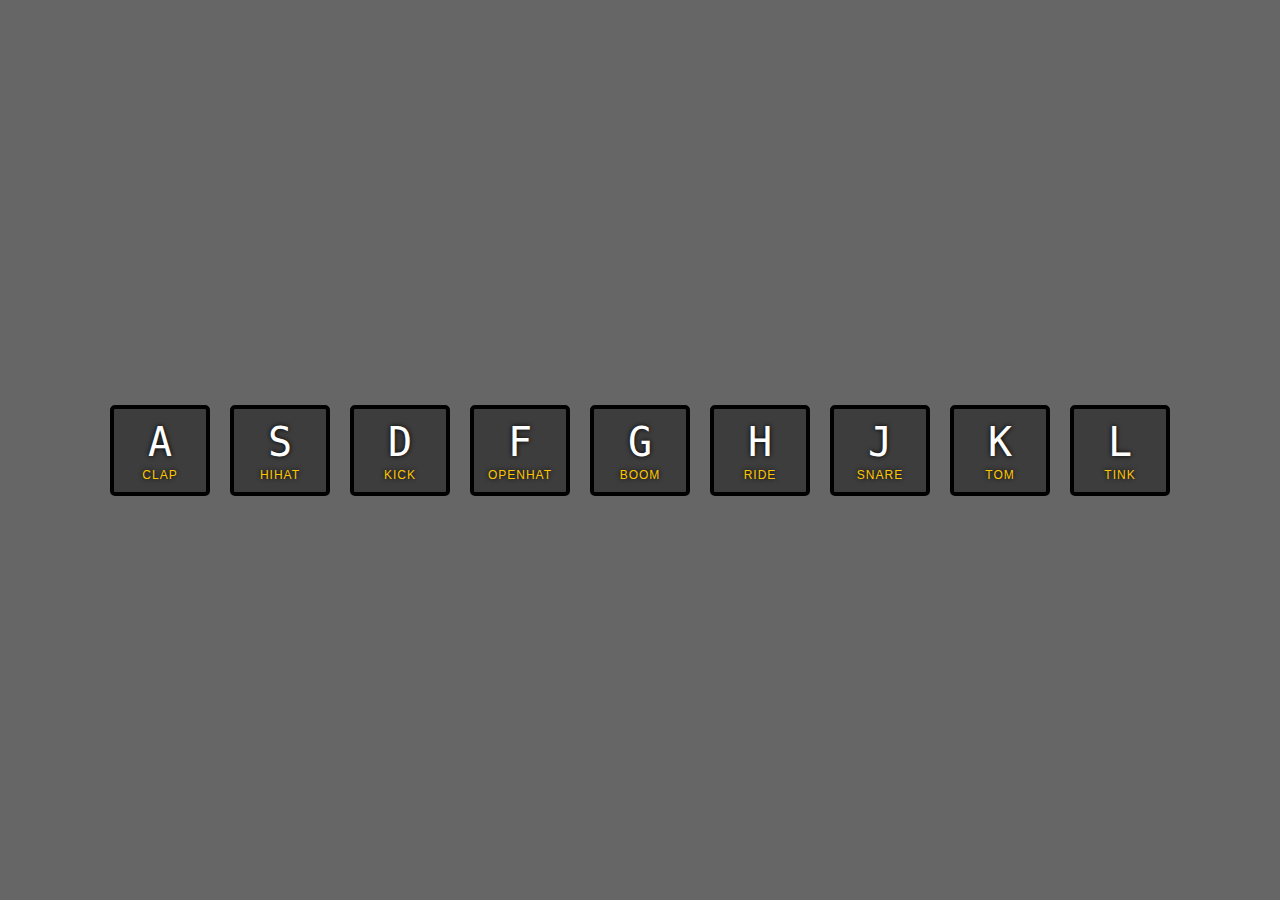
<file: 01 - JavaScript Drum Kit/index.html>
<!DOCTYPE html>
<html lang="en">
  <head>
    <meta charset="UTF-8" />
    <meta http-equiv="X-UA-Compatible" content="IE=edge" />
    <meta name="viewport" content="width=device-width, initial-scale=1.0" />
    <title>JS Drum Kit</title>
    <link rel="stylesheet" href="style.css" />
    <link rel="icon" href="https://fav.farm/🔥" />
    <script defer src="./app.js"></script>
  </head>
  <body>
    <div class="keys">
      <div data-key="65" class="key">
        <kbd>A</kbd>
        <span class="sound">clap</span>
      </div>
      <div data-key="83" class="key">
        <kbd>S</kbd>
        <span class="sound">hihat</span>
      </div>
      <div data-key="68" class="key">
        <kbd>D</kbd>
        <span class="sound">kick</span>
      </div>
      <div data-key="70" class="key">
        <kbd>F</kbd>
        <span class="sound">openhat</span>
      </div>
      <div data-key="71" class="key">
        <kbd>G</kbd>
        <span class="sound">boom</span>
      </div>
      <div data-key="72" class="key">
        <kbd>H</kbd>
        <span class="sound">ride</span>
      </div>
      <div data-key="74" class="key">
        <kbd>J</kbd>
        <span class="sound">snare</span>
      </div>
      <div data-key="75" class="key">
        <kbd>K</kbd>
        <span class="sound">tom</span>
      </div>
      <div data-key="76" class="key">
        <kbd>L</kbd>
        <span class="sound">tink</span>
      </div>
    </div>

    <audio data-key="65" src="sounds/clap.wav"></audio>
    <audio data-key="83" src="sounds/hihat.wav"></audio>
    <audio data-key="68" src="sounds/kick.wav"></audio>
    <audio data-key="70" src="sounds/openhat.wav"></audio>
    <audio data-key="71" src="sounds/boom.wav"></audio>
    <audio data-key="72" src="sounds/ride.wav"></audio>
    <audio data-key="74" src="sounds/snare.wav"></audio>
    <audio data-key="75" src="sounds/tom.wav"></audio>
    <audio data-key="76" src="sounds/tink.wav"></audio>
  </body>
</html>
</file>
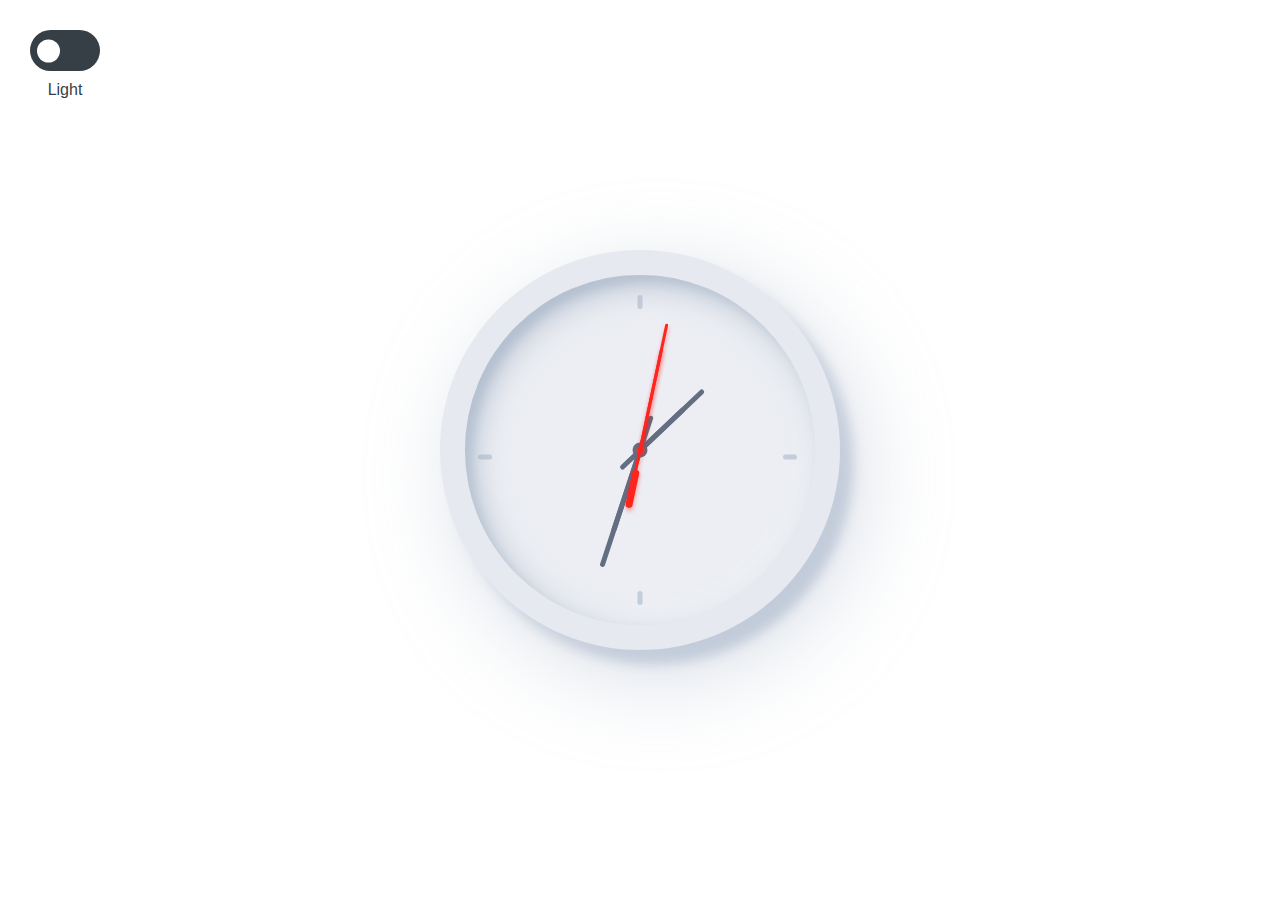
<file: 02 - JS and CSS Clock/index.html>
<!DOCTYPE html>
<html lang="en">
  <head>
    <meta charset="UTF-8" />
    <meta http-equiv="X-UA-Compatible" content="IE=edge" />
    <meta name="viewport" content="width=device-width, initial-scale=1.0" />
    <title>JS + CSS Clock</title>
    <link rel="stylesheet" href="./style.css" />
    <link rel="icon" href="https://fav.farm/🔥" />
    <script defer src="./app.js"></script>
  </head>
  <body>
    <div class="checkbox-wrapper">
      <input
        type="checkbox"
        class="toggle js-toggle"
        name="toggle"
        id="toggle"
      />
      <label for="toggle" class="toggle-label">
        <span class="toggle-btn"></span>
      </label>
      <p class="toggle-text js-toggle-text"></p>
    </div>
    <div class="clock">
      <div class="clock-border">
        <div class="clock-face">
          <div class="hand hour-hand js-hour"></div>
          <div class="hand min-hand js-min"></div>
          <div class="hand second-hand js-second"></div>
        </div>
        <span class="tick twelve"></span>
        <span class="tick three"></span>
        <span class="tick six"></span>
        <span class="tick nine"></span>
        <div class="center-dot"></div>
      </div>
    </div>
  </body>
</html>
</file>
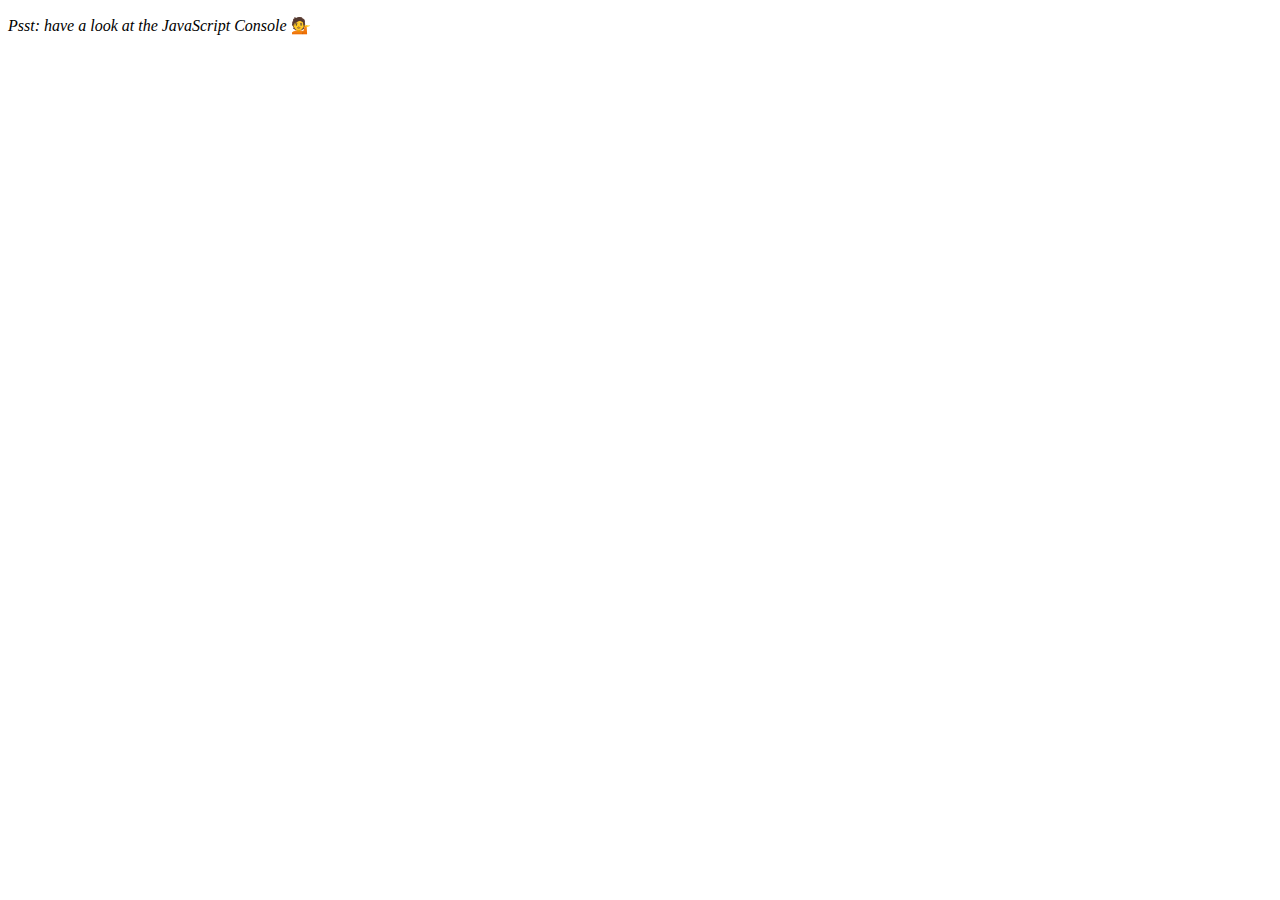
<file: 04 - Array Cardio Day 1/index.html>
<!DOCTYPE html>
<html lang="en">
  <head>
    <meta charset="UTF-8" />
    <meta http-equiv="X-UA-Compatible" content="IE=edge" />
    <meta name="viewport" content="width=device-width, initial-scale=1.0" />
    <link rel="icon" href="https://fav.farm/🔥" />
    <script defer src="./app.js"></script>
    <title>Array Cardio 💪</title>
  </head>
  <body>
    <p><em>Psst: have a look at the JavaScript Console</em> 💁</p>
  </body>
</html>
</file>
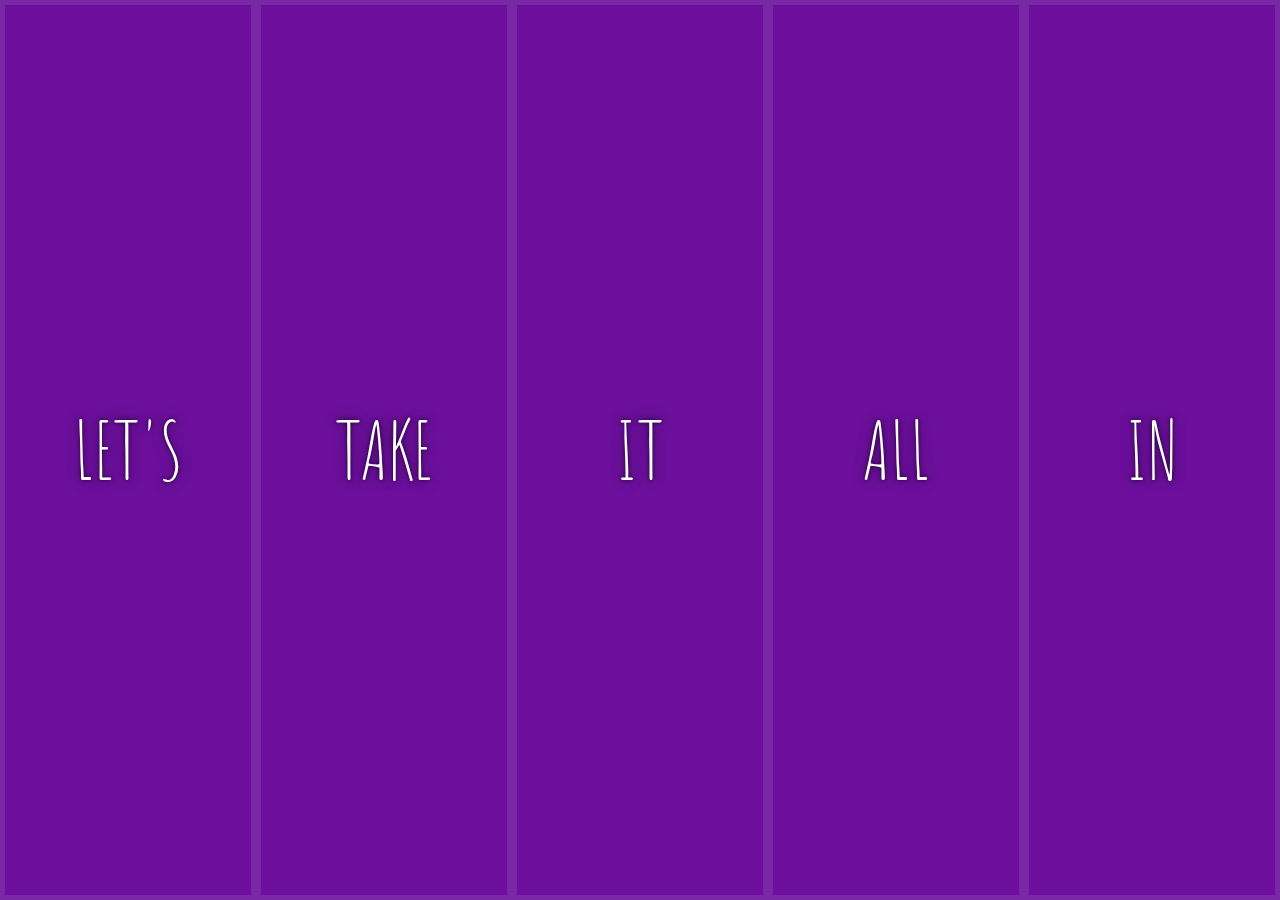
<file: 05 - Flex Panel Gallery/index.html>
<!DOCTYPE html>
<html lang="en">
  <head>
    <meta charset="UTF-8" />
    <meta http-equiv="X-UA-Compatible" content="IE=edge" />
    <meta name="viewport" content="width=device-width, initial-scale=1.0" />
    <link
      href="https://fonts.googleapis.com/css?family=Amatic+SC"
      rel="stylesheet"
      type="text/css"
    />
    <link rel="icon" href="https://fav.farm/🔥" />
    <link rel="stylesheet" href="./style.css" />
    <script defer src="./app.js"></script>
    <title>Flex Panels 💪</title>
  </head>
  <body>
    <div class="panels">
      <div class="panel panel1">
        <p>Hey</p>
        <p>Let's</p>
        <p>Dance</p>
      </div>
      <div class="panel panel2">
        <p>Give</p>
        <p>Take</p>
        <p>Receive</p>
      </div>
      <div class="panel panel3">
        <p>Experience</p>
        <p>It</p>
        <p>Today</p>
      </div>
      <div class="panel panel4">
        <p>Give</p>
        <p>All</p>
        <p>You can</p>
      </div>
      <div class="panel panel5">
        <p>Life</p>
        <p>In</p>
        <p>Motion</p>
      </div>
    </div>
  </body>
</html>
</file>
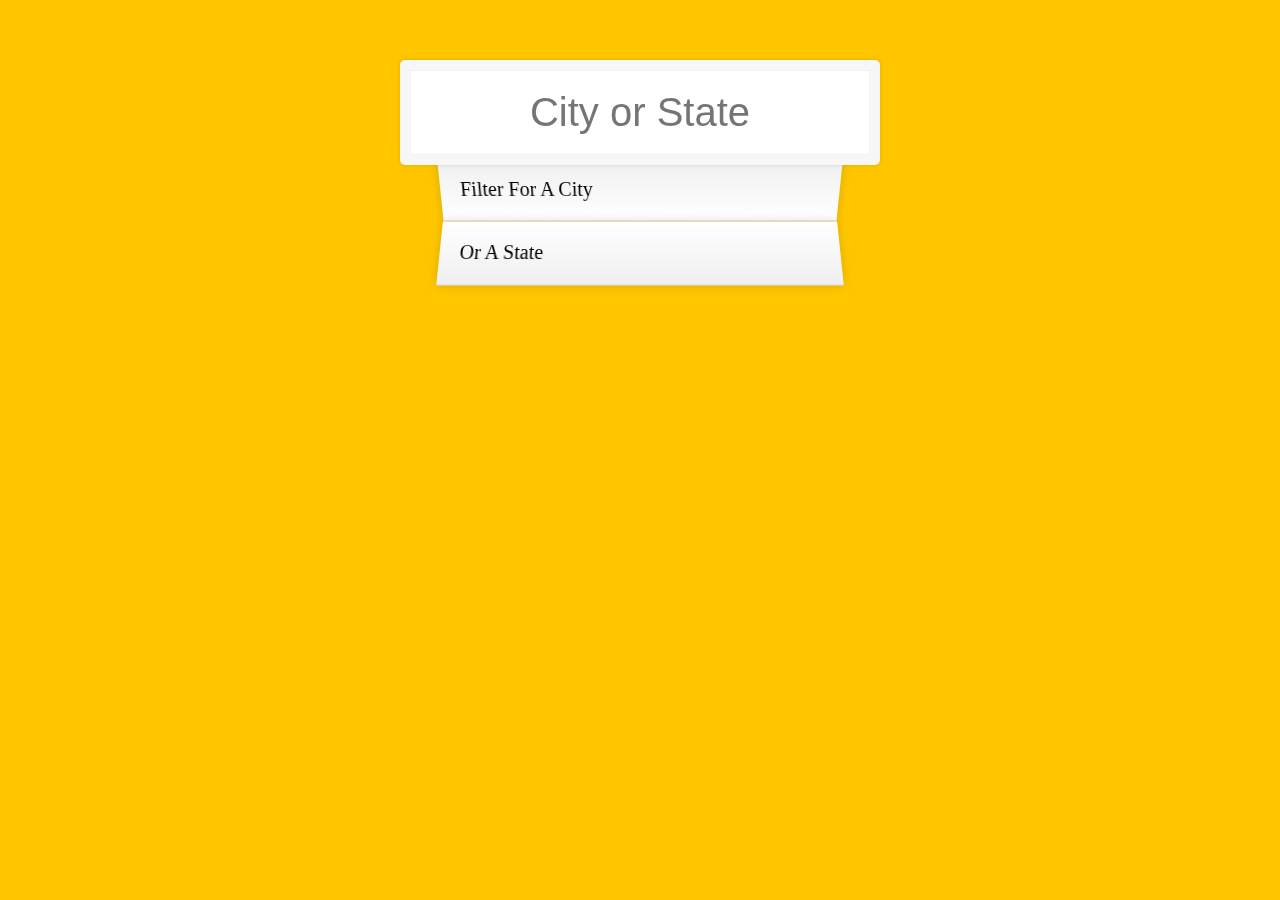
<file: 06 - Type Ahead/index.html>
<!DOCTYPE html>
<html lang="en">
  <head>
    <meta charset="UTF-8" />
    <meta http-equiv="X-UA-Compatible" content="IE=edge" />
    <meta name="viewport" content="width=device-width, initial-scale=1.0" />
    <link rel="stylesheet" href="style.css" />
    <link rel="icon" href="https://fav.farm/🔥" />
    <title>Type Ahead 👀</title>
    <script defer src="./app.js"></script>
  </head>
  <body>
    <form class="search-form">
      <input type="text" class="search" placeholder="City or State" />
      <ul class="suggestions">
        <li>Filter for a city</li>
        <li>or a state</li>
      </ul>
    </form>
  </body>
</html>
</file>
<file: 01 - JavaScript Drum Kit/style.css>
* {
  margin: 0;
  padding: 0;
  box-sizing: border-box;
}

html {
  font-size: 10px;

  background-color: rgb(0, 0, 0, 0.6);
  background-size: cover;
}

body,
html {
  font-family: sans-serif;
}

.keys {
  display: flex;
  align-items: center;
  justify-content: center;
  flex: 1;

  min-height: 100vh;
}

.key {
  width: 10rem;

  margin: 1rem;
  padding: 1rem 0.5rem;

  background-color: rgba(0, 0, 0, 0.4);
  border: 0.4rem solid black;
  border-radius: 0.5rem;

  color: white;
  font-size: 1.5rem;
  text-align: center;
  text-shadow: 0 0 0.5rem black;

  transition: all 0.07s ease;
}

.playing {
  border-color: #ffc600;
  box-shadow: 0 0 1rem #ffc600;

  transform: scale(1.1);
}

kbd {
  display: block;
  font-size: 4rem;
}

.sound {
  color: #ffc600;
  font-size: 1.2rem;
  text-transform: uppercase;
  letter-spacing: 0.1rem;
}
</file>
<file: 02 - JS and CSS Clock/style.css>
*,
*::before,
*::after {
  margin: 0;
  padding: 0;
  box-sizing: border-box;
}

body {
  display: grid;
  place-items: center;

  min-height: 100vh;

  background-color: white;

  transition: all 200ms ease-in-out;
}

.clock {
  position: relative;

  width: 400px;
  height: 400px;

  background-color: #e6e9ef;
  border-radius: 50%;

  box-shadow: 19px 25px 92px rgb(166, 180, 200, 0.45),
    -20px -20px 61px rgb(255, 255, 255, 0.53),
    13px 14px 12px rgb(166, 180, 200, 0.57);
}

.clock-border {
  position: absolute;
  top: 50%;
  left: 50%;
  transform: translate(-50%, -50%);

  width: 350px;
  height: 350px;

  background-color: #eceef3;
  border-radius: 50%;
  box-shadow: inset -12px -12px 30px rgb(255, 255, 255, 0.2),
    inset 7px 7px 8px rgb(166, 180, 200, 0.52),
    inset 10px 11px 30px rgb(166, 180, 200, 0.71);
}

.tick {
  position: absolute;

  display: inline-block;

  width: 5px;
  height: 14px;

  background-color: rgb(166, 180, 200, 0.57);
  border-radius: 20px;
}
.twelve,
.six {
  left: 50%;
  transform: translateX(-50%);
}
.three,
.nine {
  top: 50%;
  transform: translateX(-50%) rotate(90deg);
}

.twelve {
  top: 20px;
}
.three {
  right: 20px;
}
.six {
  bottom: 20px;
}
.nine {
  left: 20px;
}
.center-dot {
  width: 15px;
  height: 15px;

  background-color: #646e82;

  z-index: 1;
}
.center-dot::before {
  content: "";

  width: 8px;
  height: 8px;

  background-color: #fd382d;

  z-index: 2;
}
.center-dot,
.center-dot::before {
  position: absolute;
  top: 50%;
  left: 50%;
  transform: translate(-50%, -50%);

  border-radius: 50%;
}
.clock-face {
  position: relative;
  width: 100%;
  height: 100%;
}
.hand {
  position: absolute;
  bottom: 50%;
  left: 50%;

  border-radius: 3px;

  transform: translateX(-50%);
  transform-origin: bottom;
}
.hour-hand,
.min-hand,
.hour-hand::before,
.min-hand::before {
  --background: #646e82;
  width: 5px;

  background-color: var(--background);
  border-radius: 3px;
}
.hour-hand {
  height: 25%;
}
.hour-hand::before {
  content: "";
  position: absolute;
  bottom: -30%;

  width: 5px;
  height: 100%;
}
.min-hand {
  height: 35%;
}
.min-hand::before {
  content: "";
  position: absolute;
  bottom: -30%;

  width: 5px;
  height: 100%;
}
.second-hand {
  width: 3px;
  height: 37%;

  background-color: #fd251e;

  z-index: 2;

  box-shadow: 1px 3px 4px rgb(251, 8, 0, 0.35);
}
.second-hand::before {
  content: "";
  position: absolute;
  bottom: -20%;

  width: 3px;
  height: 100%;

  background-color: #fd251e;
  box-shadow: 1px 3px 4px rgb(251, 8, 0, 0.35);

  z-index: 2;
}
.second-hand::after {
  content: "";
  position: absolute;
  bottom: -45%;

  left: 50%;

  width: 7px;
  height: 30%;

  background-color: #fd251e;
  box-shadow: 1px 3px 4px rgb(251, 8, 0, 0.35);
  border-radius: 20px;
  transform: translateX(-50%);

  z-index: 2;
}
.checkbox-wrapper {
  position: absolute;
  top: 30px;
  left: 30px;
}
.toggle {
  position: absolute;
  right: 50%;
}
.toggle-label {
  position: relative;

  display: flex;

  width: 70px;
  height: 41px;

  background-color: #363e46;
  border-radius: 78px;

  cursor: pointer;
}

.toggle-btn {
  position: absolute;
  top: 50%;
  left: 10%;
  right: initial;

  display: inline-block;

  width: 23px;
  height: 23px;

  background-color: white;
  border-radius: 50%;

  transform: translateY(-50%);
  transition: right 300ms ease-in-out;
}

.toggle-text {
  padding-top: 10px;

  color: #363e46;
  font-family: "Lucida Sans", "Lucida Sans Regular", "Lucida Grande",
    "Lucida Sans Unicode", Geneva, Verdana, sans-serif;
  font-weight: 500;
  text-align: center;
}
.toggle:checked + .toggle-label {
  background-color: white;
}
.toggle:checked + .toggle-label .toggle-btn {
  left: initial;
  right: 10%;

  background-color: #363e46;
}

/* Dark mode styles */
body.dark-bg {
  background-color: #363e46;
}
.dark-clock {
  background-color: #3e464f;
  box-shadow: 12px 25px 92px rgba(35, 40, 45, 0.35),
    -20px -20px 61px rgb(72, 83, 92, 0.25), 13px 14px 12px rgb(35, 40, 45, 0.5);
}
.dark-clock-border {
  background-color: #363e46;
  box-shadow: inset -12px -12px 30px rgb(72, 83, 92, 0.3),
    inset 7px 7px 8px rgb(35, 40, 45, 0.25),
    inset 10px 11px 30px rgb(35, 40, 45, 0.5);
}
</file>
<file: 05 - Flex Panel Gallery/style.css>
*,
*:before,
*:after {
  margin: 0;
  padding: 0;
  box-sizing: border-box;
}

html {
  background-color: #ffc600;

  font-family: "helvetica neue";
  font-size: 20px;
  font-weight: 200;
}

.panels {
  display: flex;

  min-height: 100vh;

  overflow: hidden;
}

.panel {
  display: flex;
  flex-direction: column;
  flex: 1;

  background-color: #6b0f9c;
  background-size: cover;
  background-position: center;
  box-shadow: inset 0 0 0 5px rgba(255, 255, 255, 0.1);

  color: white;
  text-align: center;
  /* align-items: center; */

  transition: font-size 0.7s cubic-bezier(0.61, -0.19, 0.7, -0.11),
    flex 0.7s cubic-bezier(0.61, -0.19, 0.7, -0.11), background 0.2s;
  font-size: 20px;
}

.panel1 {
  background-image: url(https://source.unsplash.com/gYl-UtwNg_I/1500x1500);
}
.panel2 {
  background-image: url(https://source.unsplash.com/rFKUFzjPYiQ/1500x1500);
}
.panel3 {
  background-image: url(https://images.unsplash.com/photo-1465188162913-8fb5709d6d57?ixlib=rb-0.3.5&q=80&fm=jpg&crop=faces&cs=tinysrgb&w=1500&h=1500&fit=crop&s=967e8a713a4e395260793fc8c802901d);
}
.panel4 {
  background-image: url(https://source.unsplash.com/ITjiVXcwVng/1500x1500);
}
.panel5 {
  background-image: url(https://source.unsplash.com/3MNzGlQM7qs/1500x1500);
}

/* Flex Children */
.panel > * {
  flex: 1 0 auto;
  display: flex;
  justify-content: center;
  align-items: center;

  margin: 0;
  width: 100%;
  transition: transform 0.5s;
}

.panel > *:first-child {
  transform: translateY(-100%);
}
.panel.open-active > *:first-child {
  transform: translateY(0);
}
.panel > *:last-child {
  transform: translateY(100%);
}
.panel.open-active > *:last-child {
  transform: translateY(0);
}

.panel p {
  font-family: "Amatic SC", cursive;
  font-size: 2em;
  text-shadow: 0 0 4px rgba(0, 0, 0, 0.72), 0 0 14px rgba(0, 0, 0, 0.45);
  text-transform: uppercase;
}

.panel p:nth-child(2) {
  font-size: 4em;
}

.panel.open {
  flex: 5;
  font-size: 40px;
}
</file>
<file: 06 - Type Ahead/style.css>
html {
  box-sizing: border-box;
  background: #ffc600;
  font-family: 'helvetica neue';
  font-size: 20px;
  font-weight: 200;
}

*, *:before, *:after {
  box-sizing: inherit;
}

input {
  width: 100%;
  padding: 20px;
}

.search-form {
  max-width: 400px;
  margin: 50px auto;
}

input.search {
  margin: 0;
  text-align: center;
  outline: 0;
  border: 10px solid #F7F7F7;
  width: 120%;
  left: -10%;
  position: relative;
  top: 10px;
  z-index: 2;
  border-radius: 5px;
  font-size: 40px;
  box-shadow: 0 0 5px rgba(0, 0, 0, 0.12), inset 0 0 2px rgba(0, 0, 0, 0.19);
}

.suggestions {
  margin: 0;
  padding: 0;
  position: relative;
  /*perspective: 20px;*/
}

.suggestions li {
  background: white;
  list-style: none;
  border-bottom: 1px solid #D8D8D8;
  box-shadow: 0 0 10px rgba(0, 0, 0, 0.14);
  margin: 0;
  padding: 20px;
  transition: background 0.2s;
  display: flex;
  justify-content: space-between;
  text-transform: capitalize;
}

.suggestions li:nth-child(even) {
  transform: perspective(100px) rotateX(3deg) translateY(2px) scale(1.001);
  background: linear-gradient(to bottom,  #ffffff 0%,#EFEFEF 100%);
}

.suggestions li:nth-child(odd) {
  transform: perspective(100px) rotateX(-3deg) translateY(3px);
  background: linear-gradient(to top,  #ffffff 0%,#EFEFEF 100%);
}

span.population {
  font-size: 15px;
}

.hl {
  background: #ffc600;
}
</file>
